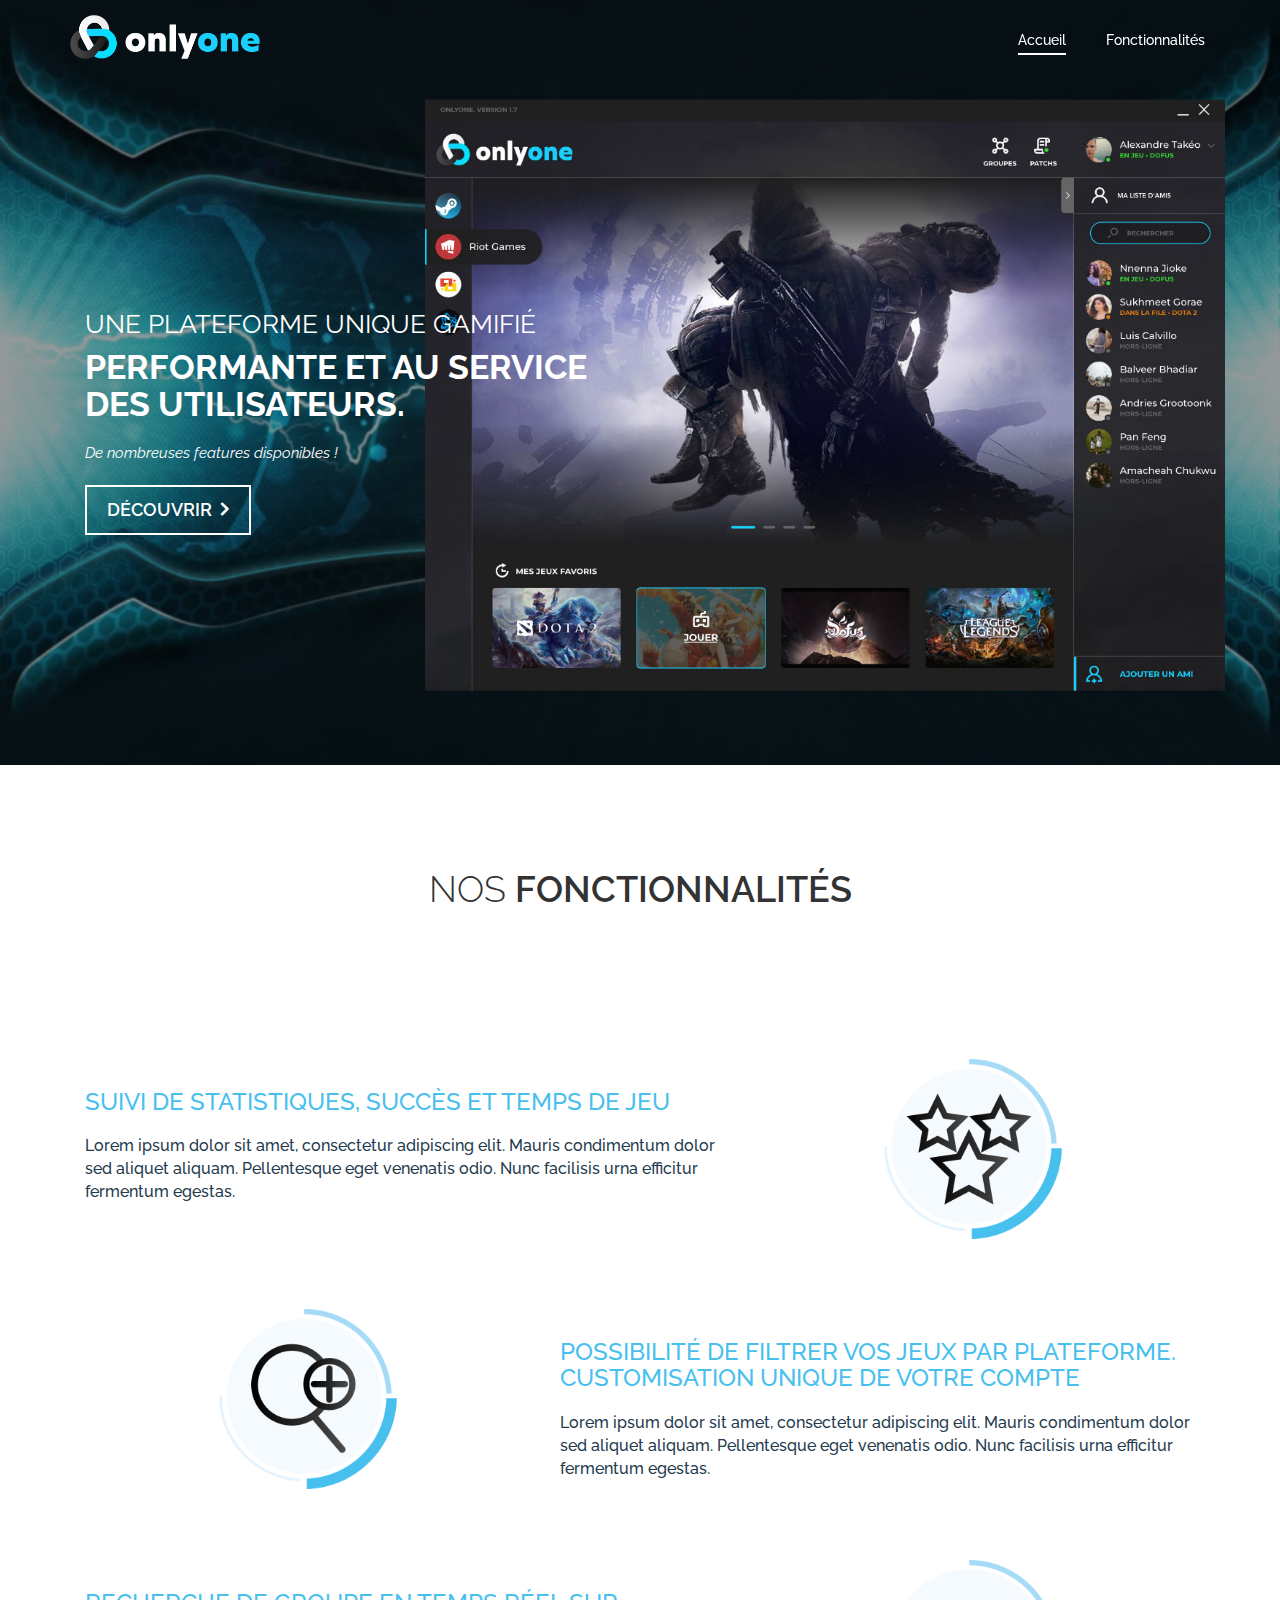
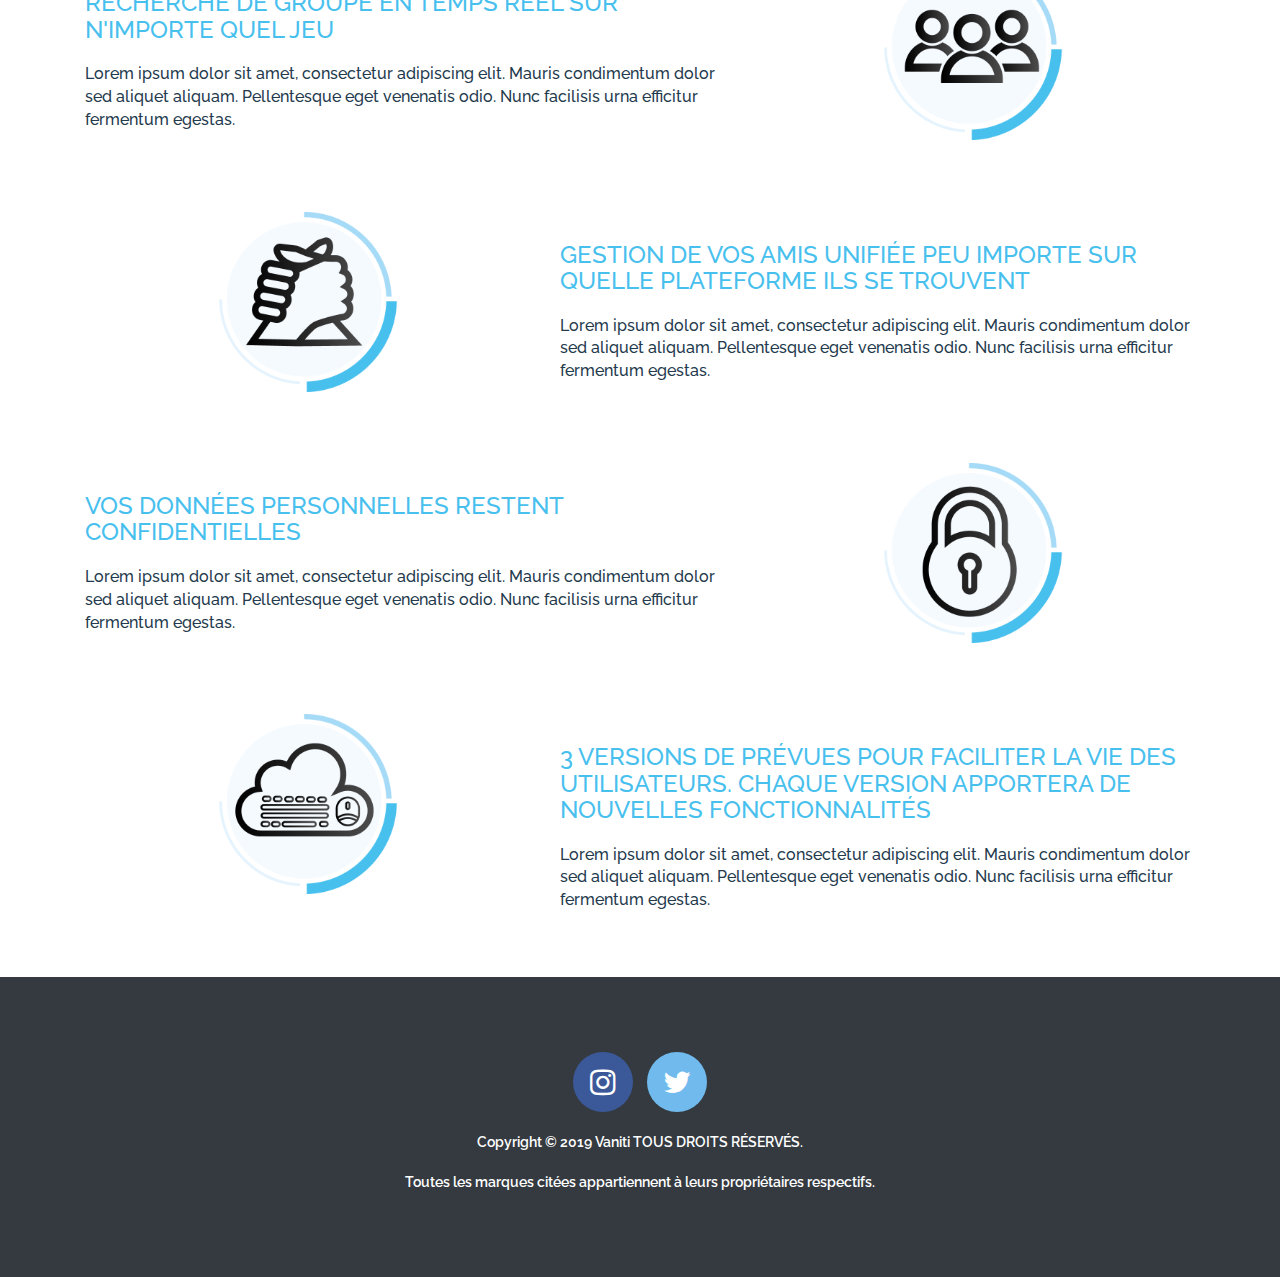
<file: new/index.html>
<!DOCTYPE html>
<html lang="fr">

<head>
    <meta charset="UTF-8">
    <link rel="shortcut icon" type="image/x-icon" href="img/logo.ico"/>
    <title>OnlyOne</title>
    <link rel="stylesheet" href="css/bootstrap.min.css">
    <link rel="stylesheet" href="css/font-awesome.min.css">
    <link rel="stylesheet" href="css/style.css">
<!--    <link rel="shortcut icon" href="favicon.ico" type="image/x-icon">
    <link rel="icon" href="favicon.ico" type="image/x-icon">-->
    <meta name="viewport" content="width=device-width, initial-scale=1.0, maximum-scale=1.0, user-scalable=0">
</head>

<body>
    <nav class="navbar navbar-default navbar-fixed-top">
        <div class="container">
            <div class="navbar-header page-scroll">
                <a class="navbar-brand" href="#page-top"><img src="img/logo.png"></a>
            </div>
            <ul class="nav navbar-nav navbar-right">
                <li class="active">
                    <a href="#">Accueil</a>
                </li>
                <li>
                    <a href="#features">Fonctionnalités</a>
                </li>
            </ul>
        </div>
    </nav>

    <header>
        <div class="container">
            <div class="row">
                <div class="col-lg-12 img_cen_div">
                    <div class="col-xs-12 col-sm-6 col-md-6 col-lg-6">
                        <h2>Une plateforme unique gamifié</h2>
                        <h1>performante et au service des utilisateurs.</h1>
                        <p>De nombreuses features disponibles !</p>
                        <a href="#features" class="btn btn-default">Découvrir <i class="fa fa-angle-right"></i></a>
                    </div>
                </div>
                <img src="img/app.jpg">
            </div>
        </div>
    </header>

    <section id="features">
        <img src="img/app.jpg" alt="">
        <h3>Nos <strong>fonctionnalités</strong></h3>

        <div class="container">
            <section>
                <div class="col-md-7 col-sm-12 col-xs-12">
                    <h4>Suivi de statistiques, succès et temps de jeu</h4>
                    <p>Lorem ipsum dolor sit amet, consectetur adipiscing elit. Mauris condimentum dolor sed aliquet aliquam. Pellentesque eget
                    venenatis odio. Nunc facilisis urna efficitur fermentum egestas.</p>
                </div>
                <div class="col-md-5 col-sm-12 col-xs-12 text-center">
                    <img src="img/succes.png">
                </div>
                <div class="clear"></div>
            </section>

            <section>
                <div class="col-md-5 col-sm-12 hidden-sm hidden-xs text-center">
                    <img src="img/filter.png">
                </div>
                <div class="col-md-7 col-sm-12 col-xs-12">
                    <h4>Possibilité de filtrer vos jeux par plateforme. Customisation unique de votre compte</h4>
                    <p>Lorem ipsum dolor sit amet, consectetur adipiscing elit. Mauris condimentum dolor sed aliquet aliquam. Pellentesque eget
                    venenatis odio. Nunc facilisis urna efficitur fermentum egestas.</p>
                </div>
                <div class="col-xs-12 visible-sm visible-xs text-center">
                    <img src="img/filter.png">
                </div>
                <div class="clear"></div>
            </section>

            <section>
                <div class="col-md-7 col-sm-12 col-xs-12">
                    <h4>Recherche de groupe en temps réel sur n'importe quel jeu</h4>
                    <p>Lorem ipsum dolor sit amet, consectetur adipiscing elit. Mauris condimentum dolor sed aliquet aliquam. Pellentesque eget
                    venenatis odio. Nunc facilisis urna efficitur fermentum egestas.</p>
                </div>
                <div class="col-md-5 col-sm-12 col-xs-12 text-center">
                    <img src="img/group.png">
                </div>
                <div class="clear"></div>
            </section>

            <section>
                <div class="col-md-5 col-sm-12 hidden-sm hidden-xs text-center">
                    <img src="img/friends.png">
                </div>
                <div class="col-md-7 col-sm-12 col-xs-12">
                    <h4>Gestion de vos amis unifiée peu importe sur quelle plateforme ils se trouvent</h4>
                    <p>Lorem ipsum dolor sit amet, consectetur adipiscing elit. Mauris condimentum dolor sed aliquet aliquam. Pellentesque eget
                    venenatis odio. Nunc facilisis urna efficitur fermentum egestas.</p>
                </div>
                <div class="col-xs-12 visible-sm visible-xs text-center">
                    <img src="img/friends.png">
                </div>
                <div class="clear"></div>
            </section>

            <section>
                <div class="col-md-7 col-sm-12 col-xs-12">
                    <h4>Vos données personnelles restent confidentielles</h4>
                    <p>Lorem ipsum dolor sit amet, consectetur adipiscing elit. Mauris condimentum dolor sed aliquet aliquam. Pellentesque eget
                    venenatis odio. Nunc facilisis urna efficitur fermentum egestas.</p>
                </div>
                <div class="col-md-5 col-sm-12 col-xs-12 text-center">
                    <img src="img/security.png">
                </div>
                <div class="clear"></div>
            </section>

            <section>
                <div class="col-md-5 col-sm-12 hidden-sm hidden-xs text-center">
                    <img src="img/cloud.png">
                </div>
                <div class="col-md-7 col-sm-12 col-xs-12">
                    <h4>3 versions de prévues pour faciliter la vie des utilisateurs. Chaque version apportera de nouvelles fonctionnalités</h4>
                    <p>Lorem ipsum dolor sit amet, consectetur adipiscing elit. Mauris condimentum dolor sed aliquet aliquam. Pellentesque eget
                    venenatis odio. Nunc facilisis urna efficitur fermentum egestas.</p>
                </div>
                <div class="col-xs-12 visible-sm visible-xs text-center">
                    <img src="img/cloud.png">
                </div>
                <div class="clear"></div>
            </section>
        </div>
    </section>

    <footer>
        <div class="container">
            <div class="col-md-12 text-center">
                <ul>
                    <li><a href="https://www.instagram.com/onlyone_vaniti/" target="_blank"><i class="fa fa-instagram"></i></a></li>
                    <li><a href="https://twitter.com/OnlyOne_Vaniti" target="_blank"><i class="fa fa-twitter"></i></a></li>
                </ul>
                <p>Copyright © 2019 Vaniti TOUS DROITS RÉSERVÉS.</p>
                <p>Toutes les marques citées appartiennent à leurs propriétaires respectifs.</p>
            </div>
        </div>
    </footer>

    <script src="js/jquery-1.11.1.min.js"></script>
    <script src="js/bootstrap.min.js"></script>
    <script src="js/app.js"></script>
</body>

</html>
</file>
<file: new/css/style.css>
@import url(https://fonts.googleapis.com/css?family=Roboto:400,300,500,700,900);
@import url(https://fonts.googleapis.com/css?family=Raleway:400,300,500,600,700);

* {
    font-family: "Raleway", "Roboto", sans-serif;
}

body,
html,
ul,
li {
    list-style: none;
    margin: 0;
    padding: 0;
}

.clear {
    clear: both;
}

nav.navbar.navbar-default.navbar-fixed-top {
    height: 80px;
    background: none;
    border: none;
    transition: all ease 0.2s;
}

nav.scrolled {
    background: #343a40 !important;
}

.navbar-brand>img {
    width: 190px;
    display: inline-block;
    margin-right: 10px;
}

.navbar-default .navbar-brand {
    color: white;
}

.navbar-nav>li {
    line-height: 80px;
    height: 80px;
    padding: 0 20px;
}

.navbar-nav>li a {
    line-height: 80px;
    padding: 0 !important;
    display: inline;
    color: white !important;
    background: none !important;
}

.navbar-default .navbar-nav>.active>a {
    border-bottom: 2px solid white;
    padding: 5px 0 !important;
}

header .container {
    padding-top: 120px;
    padding-bottom: 30px;
    position: relative;
    z-index: 2;
}

header {
    background: url("../img/Background_login.png");
    background-size: cover;
    background-position: center center;
    position: relative;
    padding-bottom: 200px;
}

header::after {
    content: "";
    position: absolute;
    z-index: 1;
    top: 0;
    left: 0;
    right: 0;
    bottom: 0;
    background: rgba(0, 0, 0, 0.4);
}

header img {
    max-width: 100%;
    position: absolute;
    top: 70%;
    transform: translateY(-50%);
    width: 800px;
    right: 0;
    z-index: -1;
}

h2 {
    padding-top: 170px;
    color: white;
    font-weight: 400;
    text-transform: uppercase;
    font-size: 26px;
}

h1 {
    color: white;
    text-transform: uppercase;
    margin-top: 0px;
    font-size: 34px;
    font-weight: 700;
}

header p {
    color: white;
    font-style: italic;
    margin-top: 20px;
    font-size: 15px;
}

a.btn.btn-default {
    margin-top: 10px;
    font-size: 18px;
    text-transform: uppercase;
    border-radius: 0;
    border: 2px solid white;
    color: #243A4D;
    padding: 10px 20px;
    font-weight: 600;
}

a.btn.btn-default {
    background: none;
    border: 2px solid white;
    color: white;
}

a.btn.btn-default:hover {
    background: white;
    border: 2px solid white;
    color: #243A4D;
}

body>section {
    padding: 85px 0 55px;
}

section#features {
    background: white;
}

section h3 {
    font-weight: 300;
    text-align: center;
    text-transform: uppercase;
    font-size: 36px;
    margin-bottom: 80px;
}

section h3 strong {
    font-weight: 600;
}

section#features div img {
    max-width: 180px;
    margin-top: 70px;
}

#features h4 {
    padding-top: 90px;
    font-size: 24px;
    text-transform: uppercase;
    color: #48c0ee;
}

#features p {
    font-size: 16px;
    font-weight: 500;
    color: #243A4D;
    margin-top: 20px;
}

#features section {
    clear: both;
}

#video h3 {
    color: white;
}

.video {
    width: 100%;
    height: 500px;
    background: rgba(0, 0, 0, 0.2);
    line-height: 500px;
    color: white;
}

#apps h3 {
    color: white;
}

#apps .app_screenshot img {
    max-width: 300px;
    border: 1px solid rgba(255, 255, 255, 0.2);
}

#apps h4 {
    color: white;
    text-align: center;
    font-size: 30px;
    font-weight: 500;
}

#apps p {
    color: white;
    text-align: center;
    font-style: italic;
    margin-bottom: 30px;
}

.application {
    margin-bottom: 100px;
}

section#contact {
    background: white;
}

#contact p {
    font-size: 15px;
    font-weight: 600;
    color: #243A4D;
    margin-bottom: 40px;
}

#contact input {
    width: 100%;
    padding: 10px;
    box-sizing: border-box;
    border-color: #243A4D;
    border-width: 2px;
    color: #243a4d;
    font-weight: 600;
}

textarea {
    width: 100%;
    border: 2px solid #243A4D;
    padding: 10px;
    margin-top: 20px;
    font-weight: 600;
    color: #243a4d;
    resize: vertical;
}

#contact input[type="submit"] {
    display: inline-block;
    width: auto;
    padding: 10px 20px;
    background: #F7941E;
    margin-top: 20px;
    font-size: 15px;
    text-transform: uppercase;
    font-weight: 700;
    border: 2px solid #F7941E;
    color: white;
}

#contact input[type="submit"]:hover {
    background: none;
    color: #F7941E;
}

footer ul li {
    display: inline-block;
    margin: 0 5px;
    background: none;
}

footer ul {
    background: none;
}

footer ul li a {
    width: 60px;
    height: 60px;
    display: inline-block;
    background: #dedede;
    border-radius: 50%;
    padding: 5px;
    font-size: 30px;
    color: white !important;
}

footer ul li a i {
    margin-top: 10px;
}

footer ul li:nth-of-type(1) a {
    background: #3b5998;
}

footer ul li:nth-of-type(2) a {
    background: rgb(112, 186, 237);
}

footer ul li:nth-of-type(3) a {
    background: rgb(218, 72, 53);
}

footer {
    background: #343a40;
    padding: 75px 0;
}

footer p {
    margin-top: 20px;
    font-weight: 600;
    color: white;
}

.navbar-nav>li a {
    font-weight: 500;
}

a.btn i {
    font-weight: 600;
    margin-left: 5px;
    font-size: 22px;
}

.input_error {
    border-color: #ff3e3e !important;
}

input.input_success {
    background: #00C573 !important;
    border: #00c573 2px solid !important;
}

#features>img {
    display: none;
}

@media screen and (max-width: 1199px) {
    h2 {
        padding-top: 50px;
    }

    #features h4 {
        padding-top: 50px;
    }

    #apps .app_screenshot img {
        max-width: 200px;
    }
}

@media screen and (max-width: 990px) {
    h2 {
        font-size: 16px;
    }

    h1 {
        font-size: 26px;
    }

    a.btn.btn-default {
        font-size: 14px;
    }

    #features h4 {
        padding-top: 0px;
    }

    #features section {
        margin-bottom: 50px;
    }

    header img {
        width: 500px;
    }
}

@media screen and (max-width: 767px) {
    header {
        text-align: center;
    }

    a.btn.btn-default {
        margin-bottom: 60px;
    }

    ul.nav.navbar-nav.navbar-right {
        display: none;
    }

    a.navbar-brand {
        float: none;
    }

    .navbar-header.page-scroll {
        text-align: center;
        margin-top: 20px;
    }

    section h3 {
        font-size: 26px;
    }

    #features h4 {
        font-size: 18px;
    }

    #apps .app_screenshot img {
        margin-bottom: 20px;
    }

    #contact form div:first-of-type input {
        margin-bottom: 18px;
    }

    a.btn i {
        font-size: 18px;
    }

    section#features div img {
        max-width: 150px;
        margin-top: 50px;
    }

    header img {
        display: none;
    }

    header {
        padding-bottom: 40px;
    }

    #features>img {
        display: block;
        width: calc(100% - 40px);
        margin: 0 auto;
        margin-bottom: 60px;

        box-shadow: 0 0 10px 0 rgba(0, 0, 0, 0.6);
    }
}
</file>
